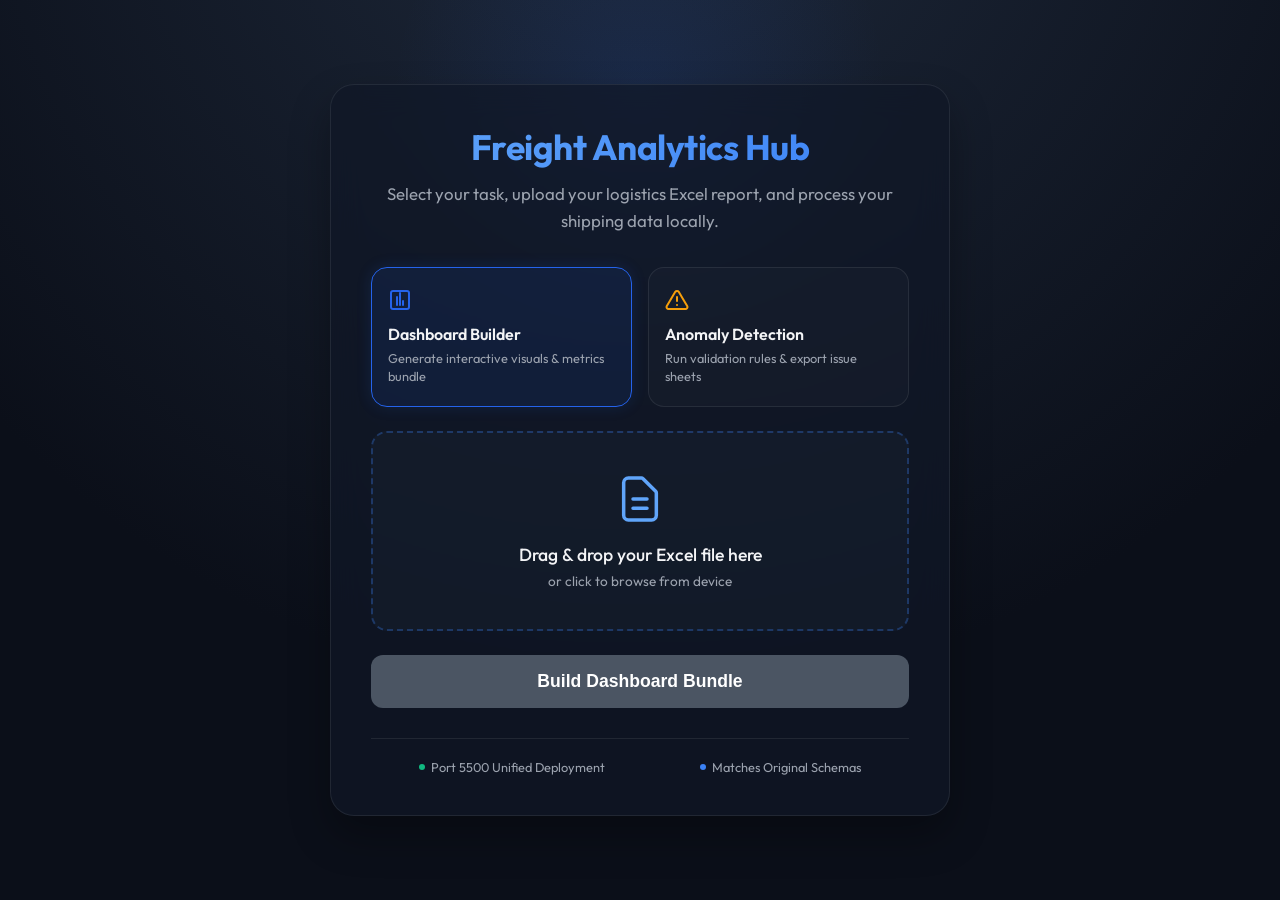
<file: templates/index.html>
<!DOCTYPE html>
<html lang="en">
<head>
    <meta charset="UTF-8">
    <meta name="viewport" content="width=device-width, initial-scale=1.0">
    <title>Freight Operations & Analytics</title>
    <link href="https://fonts.googleapis.com/css2?family=Outfit:wght@300;400;500;600;700&display=swap" rel="stylesheet">
    <style>
        :root {
            --primary: #2563EB;
            --primary-glow: rgba(37, 99, 235, 0.15);
            --background: #0B0F19;
            --surface: rgba(17, 24, 39, 0.7);
            --border: rgba(255, 255, 255, 0.08);
            --text-main: #F3F4F6;
            --text-muted: #9CA3AF;
        }

        * {
            box-sizing: border-box;
            margin: 0;
            padding: 0;
        }

        body {
            font-family: 'Outfit', sans-serif;
            background: radial-gradient(circle at 50% -20%, #1E293B 0%, var(--background) 70%);
            color: var(--text-main);
            min-height: 100vh;
            display: flex;
            flex-direction: column;
            align-items: center;
            justify-content: center;
            overflow-y: auto;
            position: relative;
            padding: 40px 20px;
        }

        /* Abstract Background Elements */
        .ambient-glow {
            position: absolute;
            width: 500px;
            height: 500px;
            background: radial-gradient(circle, rgba(37, 99, 235, 0.12) 0%, transparent 70%);
            top: 10%;
            left: 50%;
            transform: translate(-50%, -50%);
            z-index: 0;
            pointer-events: none;
        }

        .builder-container {
            width: 100%;
            max-width: 620px;
            padding: 40px;
            background: var(--surface);
            backdrop-filter: blur(16px);
            -webkit-backdrop-filter: blur(16px);
            border: 1px solid var(--border);
            border-radius: 24px;
            box-shadow: 0 20px 40px rgba(0, 0, 0, 0.3);
            text-align: center;
            z-index: 10;
            position: relative;
            animation: slideUp 0.6s cubic-bezier(0.16, 1, 0.3, 1) forwards;
        }

        @keyframes slideUp {
            from {
                opacity: 0;
                transform: translateY(30px);
            }
            to {
                opacity: 1;
                transform: translateY(0);
            }
        }

        .header h1 {
            font-size: 2.2rem;
            font-weight: 700;
            background: linear-gradient(135deg, #60A5FA 0%, #3B82F6 100%);
            -webkit-background-clip: text;
            -webkit-text-fill-color: transparent;
            margin-bottom: 12px;
            letter-spacing: -0.5px;
        }

        .header p {
            font-size: 1.05rem;
            color: var(--text-muted);
            line-height: 1.6;
            margin-bottom: 32px;
        }

        /* Action Selection Cards */
        .action-selector {
            display: grid;
            grid-template-columns: 1fr 1fr;
            gap: 16px;
            margin-bottom: 24px;
        }

        .selector-card {
            background: rgba(255, 255, 255, 0.02);
            border: 1px solid var(--border);
            border-radius: 16px;
            padding: 20px 16px;
            cursor: pointer;
            transition: all 0.25s cubic-bezier(0.4, 0, 0.2, 1);
            text-align: left;
            user-select: none;
        }

        .selector-card:hover {
            background: rgba(255, 255, 255, 0.04);
            border-color: rgba(59, 130, 246, 0.4);
            transform: translateY(-2px);
        }

        .selector-card.active {
            background: rgba(37, 99, 235, 0.1);
            border-color: var(--primary);
            box-shadow: 0 0 15px rgba(37, 99, 235, 0.15);
        }

        .selector-icon {
            font-size: 1.6rem;
            margin-bottom: 12px;
        }

        .selector-title {
            font-size: 1rem;
            font-weight: 600;
            color: var(--text-main);
            margin-bottom: 6px;
        }

        .selector-desc {
            font-size: 0.8rem;
            color: var(--text-muted);
            line-height: 1.4;
        }

        /* Drag and Drop Zone */
        .drop-zone {
            width: 100%;
            min-height: 200px;
            border: 2px dashed rgba(59, 130, 246, 0.3);
            border-radius: 16px;
            background: rgba(30, 41, 59, 0.3);
            display: flex;
            flex-direction: column;
            align-items: center;
            justify-content: center;
            cursor: pointer;
            padding: 20px;
            transition: all 0.3s cubic-bezier(0.4, 0, 0.2, 1);
            position: relative;
            margin-bottom: 24px;
        }

        .drop-zone:hover, .drop-zone.dragover {
            border-color: var(--primary);
            background: rgba(37, 99, 235, 0.05);
            box-shadow: 0 0 20px var(--primary-glow);
            transform: scale(1.01);
        }

        .drop-zone-icon {
            width: 56px;
            height: 56px;
            margin-bottom: 16px;
            color: #60A5FA;
            transition: transform 0.3s ease;
        }

        .drop-zone:hover .drop-zone-icon {
            transform: translateY(-4px);
        }

        .drop-zone-text {
            font-size: 1.1rem;
            font-weight: 500;
            color: var(--text-main);
            margin-bottom: 6px;
        }

        .drop-zone-subtext {
            font-size: 0.85rem;
            color: var(--text-muted);
        }

        /* Submit Button */
        .submit-btn {
            width: 100%;
            padding: 16px;
            border: none;
            border-radius: 12px;
            background: linear-gradient(135deg, #3B82F6 0%, #2563EB 100%);
            color: white;
            font-size: 1.1rem;
            font-weight: 600;
            cursor: pointer;
            box-shadow: 0 4px 12px rgba(37, 99, 235, 0.2);
            transition: all 0.2s ease;
            display: flex;
            align-items: center;
            justify-content: center;
            gap: 10px;
        }

        .submit-btn:hover {
            transform: translateY(-2px);
            box-shadow: 0 6px 20px rgba(37, 99, 235, 0.35);
        }

        .submit-btn:active {
            transform: translateY(0);
        }

        .submit-btn:disabled {
            background: #4B5563;
            cursor: not-allowed;
            transform: none;
            box-shadow: none;
        }

        /* Spinner */
        .spinner {
            width: 20px;
            height: 20px;
            border: 3px solid rgba(255, 255, 255, 0.3);
            border-radius: 50%;
            border-top-color: white;
            animation: spin 0.8s linear infinite;
            display: none;
        }

        @keyframes spin {
            to { transform: rotate(360deg); }
        }

        /* Results panel styling */
        .results-container {
            margin-top: 32px;
            border-top: 1px solid var(--border);
            padding-top: 24px;
            text-align: left;
            animation: fadeIn 0.4s ease-out forwards;
        }

        @keyframes fadeIn {
            from { opacity: 0; transform: translateY(10px); }
            to { opacity: 1; transform: translateY(0); }
        }

        .results-header {
            font-size: 1.25rem;
            font-weight: 600;
            margin-bottom: 16px;
            background: linear-gradient(135deg, #F3F4F6 0%, #9CA3AF 100%);
            -webkit-background-clip: text;
            -webkit-text-fill-color: transparent;
        }

        .metrics-grid {
            display: grid;
            grid-template-columns: 1fr 1fr;
            gap: 16px;
            margin-bottom: 20px;
        }

        .metric-card {
            background: rgba(255, 255, 255, 0.02);
            border: 1px solid var(--border);
            border-radius: 12px;
            padding: 12px;
            text-align: center;
        }

        .metric-val {
            font-size: 1.4rem;
            font-weight: 700;
            color: #60A5FA;
        }

        .metric-lbl {
            font-size: 0.8rem;
            color: var(--text-muted);
            margin-top: 4px;
        }

        .table-container {
            overflow-x: auto;
            margin-bottom: 24px;
            border: 1px solid var(--border);
            border-radius: 12px;
            background: rgba(0, 0, 0, 0.2);
        }

        .summary-table {
            width: 100%;
            border-collapse: collapse;
            text-align: left;
        }

        .summary-table th, .summary-table td {
            padding: 12px 16px;
            font-size: 0.85rem;
            border-bottom: 1px solid var(--border);
        }

        .summary-table th {
            background: rgba(255, 255, 255, 0.02);
            font-weight: 600;
            color: var(--text-main);
        }

        .summary-table td {
            color: var(--text-muted);
        }

        .summary-table tr:last-child td {
            border-bottom: none;
        }

        .download-zip-btn {
            display: flex;
            align-items: center;
            justify-content: center;
            gap: 8px;
            width: 100%;
            padding: 14px;
            background: linear-gradient(135deg, #10B981 0%, #059669 100%);
            color: white;
            font-size: 1rem;
            font-weight: 600;
            text-decoration: none;
            border-radius: 12px;
            box-shadow: 0 4px 12px rgba(16, 185, 129, 0.2);
            transition: all 0.2s ease;
        }

        .download-zip-btn:hover {
            transform: translateY(-2px);
            box-shadow: 0 6px 16px rgba(16, 185, 129, 0.35);
        }

        /* Footer info */
        .footer-info {
            margin-top: 30px;
            font-size: 0.8rem;
            color: var(--text-muted);
            border-top: 1px solid var(--border);
            padding-top: 20px;
            display: flex;
            justify-content: space-around;
        }

        .info-pill {
            display: flex;
            align-items: center;
            gap: 6px;
        }

        .pill-dot {
            width: 6px;
            height: 6px;
            border-radius: 50%;
            background: #10B981;
        }

        #file-input {
            display: none;
        }
    </style>
</head>
<body>

    <div class="ambient-glow"></div>

    <div class="builder-container">
        <div class="header">
            <h1>Freight Analytics Hub</h1>
            <p>Select your task, upload your logistics Excel report, and process your shipping data locally.</p>
        </div>

        <form id="upload-form">
            <!-- Hidden action input -->
            <input type="hidden" id="action-input" name="action" value="dashboard">
            <input type="file" id="file-input" name="file" accept=".xlsx, .xls">

            <!-- Card Toggles -->
            <div class="action-selector">
                <div class="selector-card active" id="card-dashboard" onclick="setAction('dashboard')">
                    <div class="selector-icon" style="color: var(--primary); display: flex; align-items: center; margin-bottom: 12px;">
                        <svg width="24" height="24" viewBox="0 0 24 24" fill="none" stroke="currentColor" stroke-width="2" stroke-linecap="round" stroke-linejoin="round"><rect x="3" y="3" width="18" height="18" rx="2" ry="2"></rect><line x1="9" y1="9" x2="9" y2="17"></line><line x1="15" y1="13" x2="15" y2="17"></line><line x1="12" y1="5" x2="12" y2="17"></line></svg>
                    </div>
                    <div class="selector-title">Dashboard Builder</div>
                    <div class="selector-desc">Generate interactive visuals & metrics bundle</div>
                </div>
                <div class="selector-card" id="card-validation" onclick="setAction('validation')">
                    <div class="selector-icon" style="color: #F59E0B; display: flex; align-items: center; margin-bottom: 12px;">
                        <svg width="24" height="24" viewBox="0 0 24 24" fill="none" stroke="currentColor" stroke-width="2" stroke-linecap="round" stroke-linejoin="round"><path d="M10.29 3.86L1.82 18a2 2 0 0 0 1.71 3h16.94a2 2 0 0 0 1.71-3L13.71 3.86a2 2 0 0 0-3.42 0z"></path><line x1="12" y1="9" x2="12" y2="13"></line><line x1="12" y1="17" x2="12.01" y2="17"></line></svg>
                    </div>
                    <div class="selector-title">Anomaly Detection</div>
                    <div class="selector-desc">Run validation rules & export issue sheets</div>
                </div>
            </div>
            
            <!-- Drag and Drop Zone -->
            <div class="drop-zone" id="drop-zone">
                <svg class="drop-zone-icon" xmlns="http://www.w3.org/2000/svg" fill="none" viewBox="0 0 24 24" stroke="currentColor">
                    <path stroke-linecap="round" stroke-linejoin="round" stroke-width="1.5" d="M9 12h6m-6 4h6m2 5H7a2 2 0 01-2-2V5a2 2 0 012-2h5.586a1 1 0 01.707.293l5.414 5.414a1 1 0 01.293.707V19a2 2 0 01-2 2z" />
                </svg>
                <div class="drop-zone-text" id="drop-text">Drag & drop your Excel file here</div>
                <div class="drop-zone-subtext">or click to browse from device</div>
            </div>

            <button type="submit" class="submit-btn" id="submit-btn" disabled>
                <span class="spinner" id="spinner"></span>
                <span id="btn-text">Build Dashboard Bundle</span>
            </button>
        </form>

        <!-- Anomaly Results Container -->
        <div class="results-container" id="results-container" style="display: none;">
            <h2 class="results-header">Validation Results</h2>
            
            <div class="metrics-grid">
                <div class="metric-card">
                    <div class="metric-val" id="res-rows">-</div>
                    <div class="metric-lbl">Rows Loaded</div>
                </div>
                <div class="metric-card">
                    <div class="metric-val" id="res-violations" style="color: #EF4444;">-</div>
                    <div class="metric-lbl">Total Violations</div>
                </div>
            </div>

            <div class="table-container">
                <table class="summary-table">
                    <thead>
                        <tr>
                            <th>Validation Rule</th>
                            <th>Violations</th>
                            <th>Percent</th>
                        </tr>
                    </thead>
                    <tbody id="summary-table-body">
                        <!-- Dynamic rows -->
                    </tbody>
                </table>
            </div>
            
            <a href="#" class="download-zip-btn" id="download-zip-btn" style="display:inline-flex; align-items:center; justify-content:center; gap:8px;">
                <svg width="18" height="18" viewBox="0 0 24 24" fill="none" stroke="currentColor" stroke-width="2.5" stroke-linecap="round" stroke-linejoin="round" style="margin-right:4px;"><path d="M21 15v4a2 2 0 0 1-2 2H5a2 2 0 0 1-2-2v-4"></path><polyline points="7 10 12 15 17 10"></polyline><line x1="12" y1="15" x2="12" y2="3"></line></svg>
                Download Validation ZIP
            </a>
        </div>

        <div class="footer-info">
            <div class="info-pill">
                <div class="pill-dot"></div>
                <span>Port 5500 Unified Deployment</span>
            </div>
            <div class="info-pill">
                <div class="pill-dot" style="background: #3B82F6;"></div>
                <span>Matches Original Schemas</span>
            </div>
        </div>
    </div>

    <script>
        const dropZone = document.getElementById('drop-zone');
        const fileInput = document.getElementById('file-input');
        const submitBtn = document.getElementById('submit-btn');
        const dropText = document.getElementById('drop-text');
        const uploadForm = document.getElementById('upload-form');
        const spinner = document.getElementById('spinner');
        const btnText = document.getElementById('btn-text');
        const actionInput = document.getElementById('action-input');
        const resultsContainer = document.getElementById('results-container');

        // Selection Cards
        const cardDashboard = document.getElementById('card-dashboard');
        const cardValidation = document.getElementById('card-validation');

        function setAction(action) {
            actionInput.value = action;
            if (action === 'dashboard') {
                cardDashboard.classList.add('active');
                cardValidation.classList.remove('active');
                if (fileInput.files.length) {
                    btnText.textContent = 'Build Dashboard Bundle';
                } else {
                    btnText.textContent = 'Build Dashboard Bundle';
                }
            } else {
                cardDashboard.classList.remove('active');
                cardValidation.classList.add('active');
                if (fileInput.files.length) {
                    btnText.textContent = 'Analyze Dataset';
                } else {
                    btnText.textContent = 'Analyze Dataset';
                }
            }
        }

        // Drag & Drop event handlers
        ['dragenter', 'dragover'].forEach(eventName => {
            dropZone.addEventListener(eventName, (e) => {
                e.preventDefault();
                dropZone.classList.add('dragover');
            }, false);
        });

        ['dragleave', 'drop'].forEach(eventName => {
            dropZone.addEventListener(eventName, (e) => {
                e.preventDefault();
                dropZone.classList.remove('dragover');
            }, false);
        });

        dropZone.addEventListener('drop', (e) => {
            const dt = e.dataTransfer;
            const files = dt.files;
            if (files.length) {
                fileInput.files = files;
                updateFileLabel(files[0].name);
            }
        });

        dropZone.addEventListener('click', () => {
            fileInput.click();
        });

        fileInput.addEventListener('change', () => {
            if (fileInput.files.length) {
                updateFileLabel(fileInput.files[0].name);
            }
        });

        function updateFileLabel(name) {
            dropText.textContent = name;
            submitBtn.removeAttribute('disabled');
            setAction(actionInput.value);
        }

        // AJAX File Submission
        uploadForm.addEventListener('submit', (e) => {
            e.preventDefault();
            
            // Hide previous results
            resultsContainer.style.display = 'none';

            spinner.style.display = 'block';
            const action = actionInput.value;
            btnText.textContent = action === 'dashboard' ? 'Generating Dashboard...' : 'Running Validations...';
            submitBtn.setAttribute('disabled', 'true');

            const formData = new FormData();
            formData.append('file', fileInput.files[0]);
            formData.append('action', action);

            fetch('/upload', {
                method: 'POST',
                body: formData
            })
            .then(response => {
                if (!response.ok) {
                    return response.json().then(err => { throw new Error(err.error || 'Upload failed'); });
                }
                return response.json();
            })
            .then(data => {
                spinner.style.display = 'none';
                btnText.textContent = action === 'dashboard' ? 'Build Dashboard Bundle' : 'Analyze Dataset';
                submitBtn.removeAttribute('disabled');
                
                if (data.success) {
                    if (data.action === 'dashboard') {
                        // Automatically trigger download
                        window.location.href = data.download_url;
                    } else if (data.action === 'validation') {
                        // Display anomaly results
                        document.getElementById('res-rows').textContent = data.rows_loaded.toLocaleString();
                        document.getElementById('res-violations').textContent = data.violations.toLocaleString();
                        
                        const tableBody = document.getElementById('summary-table-body');
                        tableBody.innerHTML = '';
                        
                        data.summary.forEach(rule => {
                            const tr = document.createElement('tr');
                            tr.innerHTML = `
                                <td>${rule.Rule}</td>
                                <td style="font-weight: 500; color: ${rule.Violations > 0 ? '#EF4444' : '#10B981'}">${rule.Violations.toLocaleString()}</td>
                                <td>${rule.Percent}%</td>
                            `;
                            tableBody.appendChild(tr);
                        });
                        
                        document.getElementById('download-zip-btn').href = data.download_url;
                        resultsContainer.style.display = 'block';
                    }
                } else {
                    alert('Error: ' + data.error);
                }
            })
            .catch(error => {
                spinner.style.display = 'none';
                btnText.textContent = action === 'dashboard' ? 'Build Dashboard Bundle' : 'Analyze Dataset';
                submitBtn.removeAttribute('disabled');
                alert('Upload failed: ' + error.message);
            });
        });
    </script>
</body>
</html>
</file>
